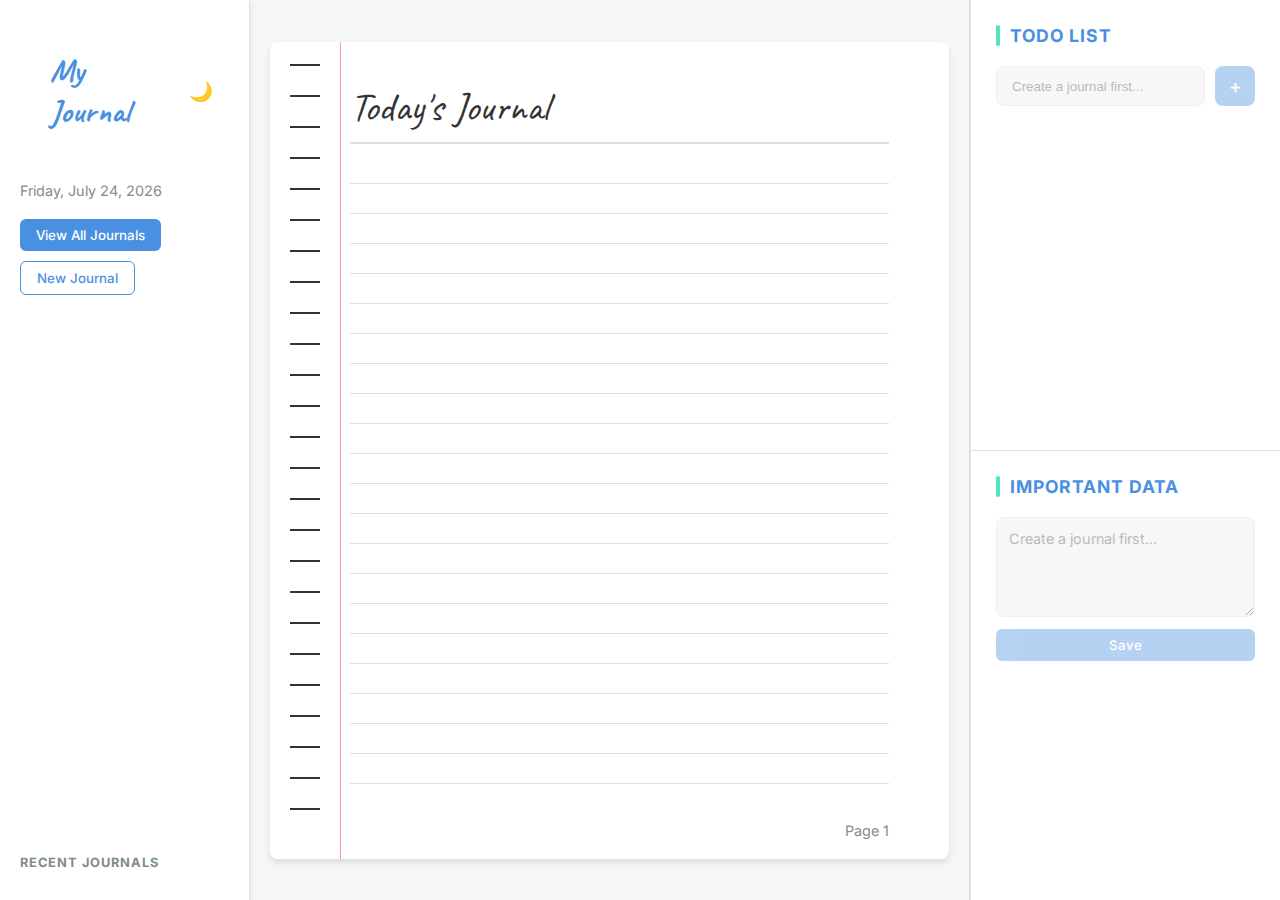
<file: index.html>
<!DOCTYPE html>
<html lang="en">

<head>
    <meta charset="UTF-8">
    <meta name="viewport" content="width=device-width, initial-scale=1.0">
    <title>Realistic Notebook</title>
    <link rel="stylesheet" href="styles.css">
    <link
        href="https://fonts.googleapis.com/css2?family=Caveat:wght@400;700&family=Inter:wght@300;400;500;600&display=swap"
        rel="stylesheet">
</head>

<body>
    <div class="container">
        <div class="sidebar">
            <div class="sidebar-header">
                <h2 class="sidebar-title">My Journal</h2>
                <button id="theme-toggle" class="theme-toggle" title="Toggle Theme">🌙</button>
            </div>
            <div class="date-display" id="current-date">Monday, October 16</div>

            <div class="action-buttons">
                <button id="view-journals">View All Journals</button>
                <button class="secondary" id="new-journal">New Journal</button>
            </div>

            <div class="action-buttons" id="editor-buttons" style="display: none;">
                <button id="back-to-journals">← Back</button>
                <button id="add-page">+ Page</button>
                <button id="save-journal">Save</button>
            </div>

            <div id="formatting-toolbar" style="display: none;">
                <h3 class="section-title">Formatting</h3>
                <div class="format-controls">
                    <button id="bold-btn" title="Bold"><b>B</b></button>
                    <button id="italic-btn" title="Italic"><i>I</i></button>
                    <button id="underline-btn" title="Underline"><u>U</u></button>
                    <button id="heading-btn" title="Heading">H1</button>
                    <button id="bullet-btn" title="Bullet List">•</button>
                    <button id="number-btn" title="Numbered List">1.</button>
                </div>
            </div>

            <div id="page-navigation" style="display: none;">
                <h3 class="section-title">Pages</h3>
                <div class="page-controls">
                    <button id="prev-page">← Prev</button>
                    <span id="page-info">Page 1 of 1</span>
                    <button id="next-page">Next →</button>
                </div>
            </div>

            <div class="sidebar-bottom">
                <h3 class="section-title">Recent Journals</h3>
                <ul class="notes-list" id="recent-journals">
                    <!-- Recent journals will be added here -->
                </ul>
            </div>
        </div>

        <div class="notebook-container">
            <!-- Left Side: Note Page (70%) -->
            <div class="note-section">
                <div class="notebook-page active">
                    <div class="spiral"></div>
                    <div class="margin-area"></div>
                    <div class="margin-line"></div>
                    <div class="margin-line blue-line"></div>

                    <div class="page-header" contenteditable="true">Today's Journal</div>

                    <div class="horizontal-lines" contenteditable="true">
                        <!-- Rich text content -->
                    </div>

                    <div class="page-footer">Page 1</div>
                </div>
            </div>

            <!-- Right Side: Tools Panel (30%) -->
            <div class="tools-panel">
                <!-- Todo List Section -->
                <div class="tool-section">
                    <h3 class="tool-title">Todo List</h3>
                    <div class="todo-input-container">
                        <input type="text" id="new-todo" placeholder="Add a new task...">
                        <button id="add-todo-btn">+</button>
                    </div>
                    <ul class="todo-list" id="todo-list">
                        <!-- Todos will be added here -->
                    </ul>
                </div>

                <!-- Important Data Section -->
                <div class="tool-section">
                    <h3 class="tool-title">Important Data</h3>
                    <div class="data-form">
                        <textarea id="data-note" placeholder="Enter important information..."></textarea>
                        <button id="save-data-btn">Save</button>
                    </div>
                    <div class="saved-data-list" id="saved-data-list">
                        <!-- Saved data will be added here -->
                    </div>
                </div>
            </div>
        </div>
    </div>

    <script src="jsonbin-api.js?v=2"></script>
    <script src="script.js?v=2"></script>
</body>

</html>
</file>
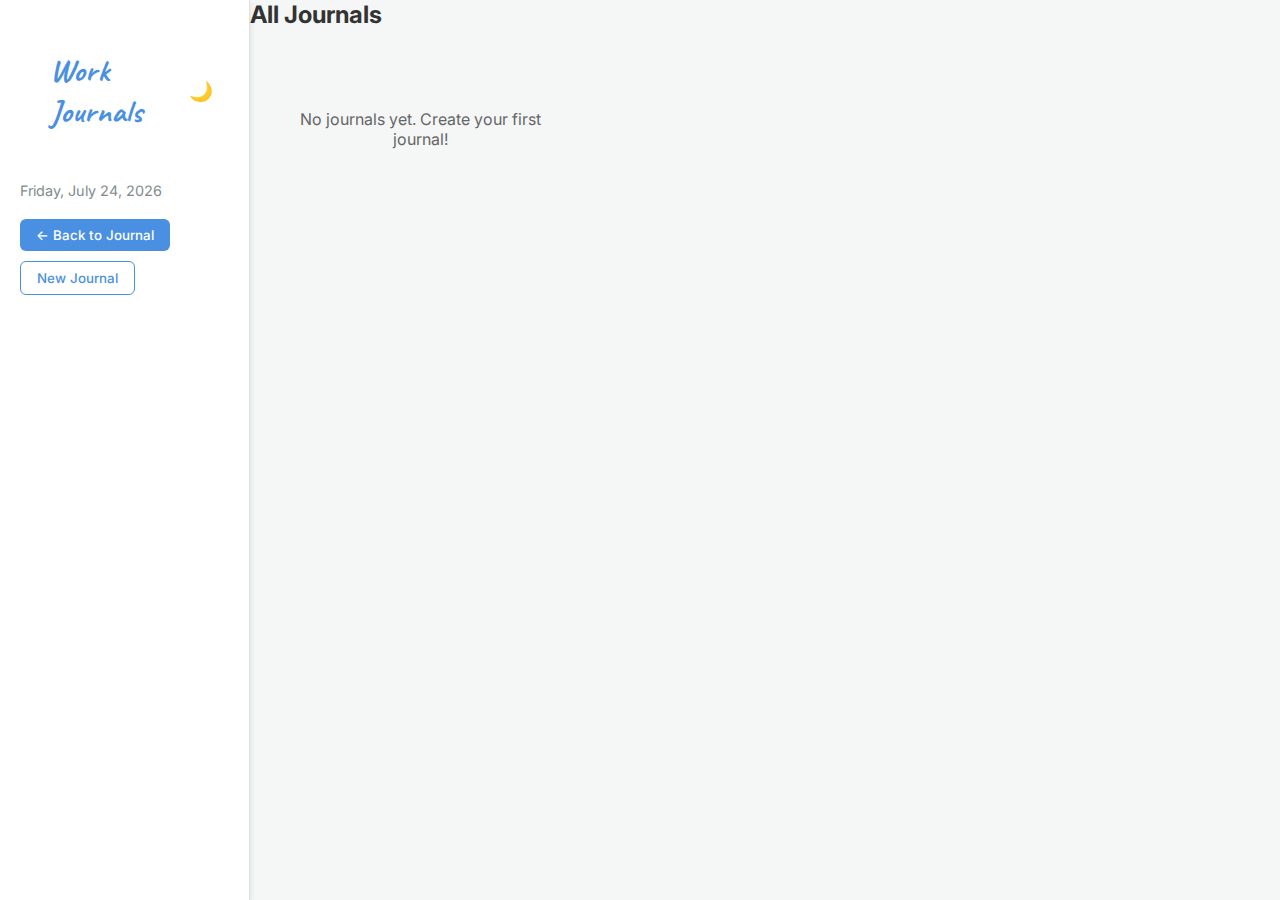
<file: journals.html>
<!DOCTYPE html>
<html lang="en">

<head>
    <meta charset="UTF-8">
    <meta name="viewport" content="width=device-width, initial-scale=1.0">
    <title>All Journals</title>
    <link rel="stylesheet" href="styles.css">
    <link
        href="https://fonts.googleapis.com/css2?family=Caveat:wght@400;700&family=Inter:wght@300;400;500;600&display=swap"
        rel="stylesheet">
</head>

<body>
    <div class="container">
        <div class="sidebar">
            <div class="sidebar-header">
                <h2 class="sidebar-title">Work Journals</h2>
                <button id="theme-toggle" class="theme-toggle" title="Toggle Theme">🌙</button>
            </div>
            <div class="date-display" id="current-date">Monday, October 16</div>

            <div class="action-buttons">
                <button id="back-to-main">← Back to Journal</button>
                <button class="secondary" id="new-journal">New Journal</button>
            </div>
        </div>

        <div class="notebook-container">
            <div class="journals-grid active">
                <h2 class="grid-title">All Journals</h2>
                <div class="journals-container" id="journals-container">
                    <!-- Journal cards will be added here dynamically -->
                </div>
            </div>
        </div>
    </div>

    <script src="jsonbin-api.js?v=2"></script>
    <script src="journals.js?v=2"></script>
</body>

</html>
</file>
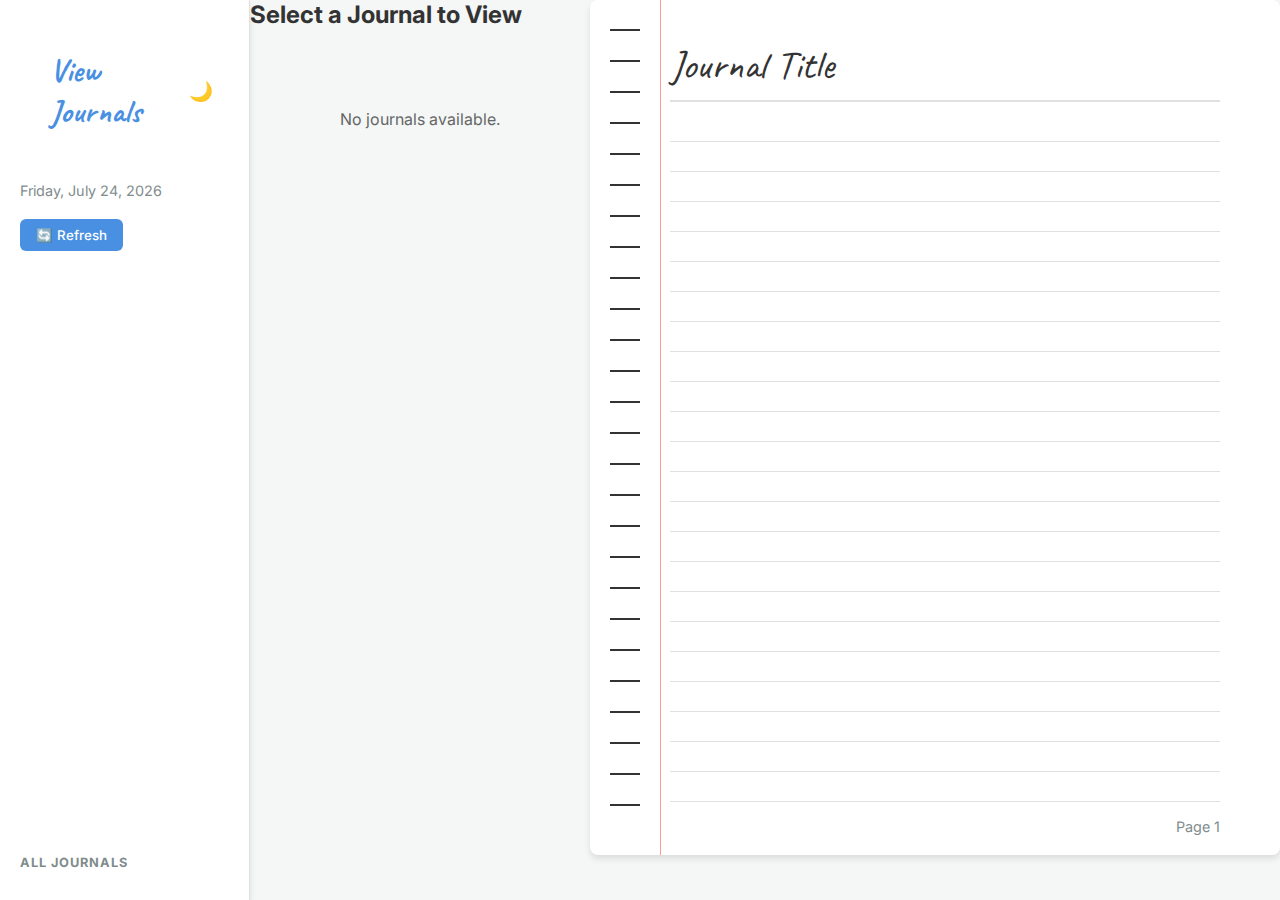
<file: view-journals.html>
<!DOCTYPE html>
<html lang="en">

<head>
    <meta charset="UTF-8">
    <meta name="viewport" content="width=device-width, initial-scale=1.0">
    <title>View Journals - Read Only</title>
    <link rel="stylesheet" href="styles.css">
    <link
        href="https://fonts.googleapis.com/css2?family=Caveat:wght@400;700&family=Inter:wght@300;400;500;600&display=swap"
        rel="stylesheet">
</head>

<body>
    <div class="container">
        <div class="sidebar">
            <div class="sidebar-header">
                <h2 class="sidebar-title">View Journals</h2>
                <button id="theme-toggle" class="theme-toggle" title="Toggle Theme">🌙</button>
            </div>
            <div class="date-display" id="current-date">Monday, October 16</div>

            <div class="action-buttons">
                <button id="refresh-journals">🔄 Refresh</button>
            </div>

            <div id="page-navigation" style="display: none;">
                <h3 class="section-title">Pages</h3>
                <div class="page-controls">
                    <button id="prev-page">← Prev</button>
                    <span id="page-info">Page 1 of 1</span>
                    <button id="next-page">Next →</button>
                </div>
            </div>

            <div class="sidebar-bottom">
                <h3 class="section-title">All Journals</h3>
                <ul class="notes-list" id="journals-list">
                    <!-- Journals will be loaded here -->
                </ul>
            </div>
        </div>

        <div class="notebook-container">
            <div class="journals-grid active" id="journals-grid">
                <h2 class="grid-title">Select a Journal to View</h2>
                <div class="journals-container" id="journals-container">
                    <!-- Journal cards will be added here -->
                </div>
            </div>

            <div class="notebook-page" id="notebook-view">
                <div class="spiral"></div>
                <div class="margin-area"></div>
                <div class="margin-line"></div>
                <div class="margin-line blue-line"></div>

                <div class="page-header" id="journal-title">Journal Title</div>

                <div class="horizontal-lines" id="journal-content">
                    <!-- Journal content will be displayed here -->
                </div>

                <div class="page-footer" id="page-footer">Page 1</div>
            </div>
        </div>
    </div>

    <script src="jsonbin-api.js?v=2"></script>
    <script src="view-journals.js?v=2"></script>
</body>

</html>
</file>
<file: styles.css>
:root {
    /* Color Palette - Light Mode (Default) */
    --primary-color: #4a90e2;
    --secondary-color: #50e3c2;
    --bg-color: #f4f7f6;
    --sidebar-bg: #ffffff;
    --text-color: #333333;
    --text-muted: #7f8c8d;
    --border-color: #e0e0e0;
    --hover-color: #f0f0f0;
    --shadow: 0 4px 6px rgba(0, 0, 0, 0.1);
    --font-main: 'Inter', sans-serif;
    --font-handwriting: 'Caveat', cursive;

    /* Transitions */
    --transition-speed: 0.3s;
}

[data-theme="dark"] {
    --primary-color: #64b5f6;
    --secondary-color: #4db6ac;
    --bg-color: #1e1e1e;
    --sidebar-bg: #2d2d2d;
    --text-color: #e0e0e0;
    --text-muted: #a0a0a0;
    --border-color: #444444;
    --hover-color: #3d3d3d;
    --shadow: 0 4px 6px rgba(0, 0, 0, 0.3);
}

* {
    box-sizing: border-box;
    margin: 0;
    padding: 0;
}

body {
    font-family: var(--font-main);
    background-color: var(--bg-color);
    color: var(--text-color);
    height: 100vh;
    overflow: hidden;
    transition: background-color var(--transition-speed), color var(--transition-speed);
}

.container {
    display: flex;
    height: 100vh;
}

/* Sidebar Styles */
.sidebar {
    width: 250px;
    /* Reduced width slightly */
    background-color: var(--sidebar-bg);
    border-right: 1px solid var(--border-color);
    padding: 20px;
    display: flex;
    flex-direction: column;
    transition: background-color var(--transition-speed), border-color var(--transition-speed);
    box-shadow: var(--shadow);
    z-index: 10;
    flex-shrink: 0;
}

.sidebar-header {
    display: flex;
    justify-content: space-between;
    align-items: center;
    margin-bottom: 20px;
}

.sidebar-title {
    font-family: var(--font-handwriting);
    font-size: 2rem;
    color: var(--primary-color);
    margin: 10px;
    padding: 20px;
}

.theme-toggle {
    background: none;
    border: none;
    cursor: pointer;
    font-size: 1.2rem;
    color: var(--text-color);
    transition: transform var(--transition-speed);
}

.theme-toggle:hover {
    transform: rotate(15deg);
}

.date-display {
    font-size: 0.9rem;
    color: var(--text-muted);
    margin-bottom: 20px;
}

.action-buttons {
    display: flex;
    gap: 10px;
    margin-bottom: 20px;
    flex-wrap: wrap;
}

button {
    padding: 8px 16px;
    border: none;
    border-radius: 6px;
    background-color: var(--primary-color);
    color: white;
    cursor: pointer;
    font-family: var(--font-main);
    font-weight: 500;
    transition: background-color 0.2s, transform 0.1s;
}

button:hover {
    opacity: 0.9;
    transform: translateY(-1px);
}

button:active {
    transform: translateY(0);
}

button.secondary {
    background-color: transparent;
    border: 1px solid var(--primary-color);
    color: var(--primary-color);
}

button.secondary:hover {
    background-color: rgba(74, 144, 226, 0.1);
}

.section-title {
    font-size: 0.8rem;
    text-transform: uppercase;
    letter-spacing: 1px;
    color: var(--text-muted);
    margin: 20px 0 10px;
}

.format-controls,
.page-controls {
    display: flex;
    gap: 5px;
    flex-wrap: wrap;
}

.format-controls button {
    padding: 5px 10px;
    background-color: var(--bg-color);
    color: var(--text-color);
    border: 1px solid var(--border-color);
}

.format-controls button.active {
    background-color: var(--primary-color);
    color: white;
    border-color: var(--primary-color);
}

.sidebar-bottom {
    margin-top: auto;
    overflow-y: auto;
}

.notes-list {
    list-style: none;
}

.notes-list li {
    padding: 10px;
    border-radius: 6px;
    cursor: pointer;
    transition: background-color 0.2s;
    margin-bottom: 5px;
}

.notes-list li:hover {
    background-color: var(--hover-color);
}

/* Notebook Container Layout */
.notebook-container {
    flex: 1;
    display: flex;
    overflow: hidden;
    background-color: var(--bg-color);
    height: 100%;
}

/* Left Side: Note Section (70%) */
.note-section {
    flex: 7;
    /* 70% */
    padding: 20px;
    height: 100%;
    display: flex;
    align-items: center;
    justify-content: center;
    border-right: 1px solid var(--border-color);
    background-color: var(--bg-color);
}

.notebook-page {
    width: 100%;
    max-width: 800px;
    height: 95%;
    /* Fixed height relative to container */
    background-color: white;
    box-shadow: var(--shadow);
    position: relative;
    padding: 40px 60px 20px 80px;
    /* Adjusted padding */
    border-radius: 8px;
    /* Softer corners */
    transition: transform 0.3s ease;
    display: flex;
    flex-direction: column;
    overflow: hidden;
    /* Prevent page itself from scrolling */
}

[data-theme="dark"] .notebook-page {
    background-color: #2d2d2d;
    color: #e0e0e0;
}

.spiral {
    position: absolute;
    left: 20px;
    top: 20px;
    bottom: 20px;
    width: 30px;
    background: repeating-linear-gradient(0deg,
            transparent,
            transparent 29px,
            #333 29px,
            #333 31px);
    z-index: 5;
}

/* Margin line */
.margin-line {
    position: absolute;
    top: 0;
    bottom: 0;
    left: 70px;
    width: 1px;
    background-color: #ff9999;
    z-index: 4;
}

.page-header {
    font-family: var(--font-handwriting);
    font-size: 2.5rem;
    margin-bottom: 10px;
    border-bottom: 2px solid var(--border-color);
    padding-bottom: 10px;
    outline: none;
    flex-shrink: 0;
    /* Don't shrink header */
}

.horizontal-lines {
    flex: 1;
    /* Take remaining space */
    overflow-y: auto;
    /* Scroll content inside */
    line-height: 30px;
    background-image: repeating-linear-gradient(transparent, transparent 29px, var(--border-color) 29px, var(--border-color) 30px);
    background-attachment: local;
    /* Scroll background with content */
    outline: none;
    font-size: 1.1rem;
    font-family: var(--font-main);
    padding-right: 10px;
    /* Space for scrollbar */
}

.horizontal-lines p {
    margin: 0;
    min-height: 30px;
}

/* Fix bullet and numbered list overlapping */
.horizontal-lines ul,
.horizontal-lines ol {
    margin-left: 20px;
    padding-left: 20px;
}

.horizontal-lines ul {
    list-style-type: disc;
}

.horizontal-lines ol {
    list-style-type: decimal;
}

.page-footer {
    margin-top: 10px;
    text-align: right;
    font-size: 0.9rem;
    color: var(--text-muted);
    flex-shrink: 0;
}

/* Right Side: Tools Panel (30%) */
.tools-panel {
    flex: 3;
    /* 30% */
    display: flex;
    flex-direction: column;
    background-color: var(--sidebar-bg);
    border-left: 1px solid var(--border-color);
    height: 100%;
}

.tool-section {
    flex: 1;
    /* 50% each */
    padding: 25px;
    overflow-y: auto;
    border-bottom: 1px solid var(--border-color);
    display: flex;
    flex-direction: column;
}

.tool-section:last-child {
    border-bottom: none;
}

.tool-title {
    font-size: 1.1rem;
    font-weight: 700;
    color: var(--primary-color);
    margin-bottom: 20px;
    text-transform: uppercase;
    letter-spacing: 1px;
    display: flex;
    align-items: center;
    gap: 10px;
}

.tool-title::before {
    content: '';
    display: block;
    width: 4px;
    height: 1.2em;
    background-color: var(--secondary-color);
    border-radius: 2px;
}

/* Todo List Styles */
.todo-input-container {
    display: flex;
    gap: 10px;
    margin-bottom: 20px;
}

.todo-input-container input {
    flex: 1;
    padding: 10px 15px;
    border: 1px solid var(--border-color);
    border-radius: 8px;
    background-color: var(--bg-color);
    color: var(--text-color);
    transition: border-color 0.2s, box-shadow 0.2s;
}

.todo-input-container input:disabled {
    opacity: 0.5;
    cursor: not-allowed;
    background-color: var(--hover-color);
}

.todo-input-container input:focus {
    border-color: var(--primary-color);
    box-shadow: 0 0 0 2px rgba(74, 144, 226, 0.2);
    outline: none;
}

.todo-input-container button {
    width: 40px;
    height: 40px;
    border-radius: 8px;
    font-size: 1.2rem;
    display: flex;
    align-items: center;
    justify-content: center;
    padding: 0;
}

.todo-input-container button:disabled {
    opacity: 0.4;
    cursor: not-allowed;
}

.todo-list {
    list-style: none;
    flex: 1;
    overflow-y: auto;
}

.todo-item {
    display: flex;
    align-items: center;
    gap: 10px;
    padding: 10px;
    border-radius: 8px;
    background-color: var(--bg-color);
    margin-bottom: 8px;
    transition: transform 0.2s, background-color 0.2s;
    border: 1px solid transparent;
}

.todo-item:hover {
    transform: translateX(2px);
    border-color: var(--border-color);
}

.todo-item.completed {
    opacity: 0.6;
}

.todo-item.completed .todo-text {
    text-decoration: line-through;
    color: var(--text-muted);
}

.todo-tick {
    cursor: pointer;
    width: 24px;
    height: 24px;
    border-radius: 50%;
    border: 2px solid var(--secondary-color);
    background: none;
    color: var(--secondary-color);
    font-size: 14px;
    display: flex;
    align-items: center;
    justify-content: center;
    padding: 0;
    flex-shrink: 0;
    transition: all 0.2s;
}

.todo-tick:hover {
    background-color: var(--secondary-color);
    color: white;
    transform: scale(1.1);
}

.todo-item.completed .todo-tick {
    background-color: var(--secondary-color);
    color: white;
}

.todo-text {
    flex: 1;
    word-break: break-word;
}

.todo-edit-input {
    flex: 1;
    padding: 4px 8px;
    border: 1px solid var(--primary-color);
    border-radius: 4px;
    background-color: white;
    color: var(--text-color);
    font-family: var(--font-main);
    font-size: 0.9rem;
}

[data-theme="dark"] .todo-edit-input {
    background-color: #3d3d3d;
    color: var(--text-color);
}

.todo-edit-btn,
.todo-save {
    background: none;
    border: none;
    cursor: pointer;
    font-size: 1rem;
    padding: 4px;
    opacity: 0.6;
    transition: opacity 0.2s, transform 0.2s;
}

.todo-edit-btn:hover,
.todo-save:hover {
    opacity: 1;
    transform: scale(1.1);
}

.delete-todo {
    margin-left: auto;
    background: none;
    color: #ff6b6b;
    padding: 4px;
    font-size: 1rem;
    border-radius: 4px;
    opacity: 0;
    transition: opacity 0.2s;
    border: none;
    cursor: pointer;
}

.todo-item:hover .delete-todo {
    opacity: 1;
}

.delete-todo:hover {
    background-color: rgba(255, 107, 107, 0.1);
}

/* Data Saver Styles */
.data-form {
    display: flex;
    flex-direction: column;
    gap: 12px;
    margin-bottom: 20px;
}

.data-form textarea {
    padding: 12px;
    border: 1px solid var(--border-color);
    border-radius: 8px;
    background-color: var(--bg-color);
    color: var(--text-color);
    font-family: var(--font-main);
    font-size: 0.9rem;
    transition: border-color 0.2s;
    resize: vertical;
    min-height: 100px;
}

.data-form textarea:disabled {
    opacity: 0.5;
    cursor: not-allowed;
    background-color: var(--hover-color);
}

.data-form textarea:focus {
    border-color: var(--primary-color);
    outline: none;
}

.data-form button {
    width: 100%;
}

.data-form button:disabled {
    opacity: 0.4;
    cursor: not-allowed;
}

.saved-data-list {
    flex: 1;
    overflow-y: auto;
    padding-right: 5px;
}

.saved-data-item {
    background-color: var(--bg-color);
    padding: 12px;
    border-radius: 8px;
    margin-bottom: 10px;
    border: 1px solid var(--border-color);
    position: relative;
    display: flex;
    gap: 10px;
    align-items: flex-start;
    transition: transform 0.2s, box-shadow 0.2s;
}

.saved-data-item:hover {
    transform: translateY(-2px);
    box-shadow: 0 2px 6px rgba(0, 0, 0, 0.1);
}

.data-content {
    flex: 1;
    word-break: break-word;
    white-space: pre-wrap;
    font-size: 0.9rem;
    line-height: 1.4;
}

background-color: #2d2d2d;
box-shadow: 0 2px 4px rgba(0, 0, 0, 0.2);
}

.saved-data-item:hover {
    transform: translateY(-2px);
    box-shadow: 0 4px 8px rgba(0, 0, 0, 0.1);
}

.saved-dat.journal-card:hover {
    transform: translateY(-5px);
    box-shadow: 0 8px 15px rgba(0, 0, 0, 0.1);
}

.journal-card h3 {
    margin-bottom: 10px;
    color: var(--primary-color);
    font-family: var(--font-handwriting);
    font-size: 1.8rem;
}

.journal-card .date {
    font-size: 0.9rem;
    color: var(--text-muted);
    margin-bottom: 15px;
}

.journal-card .preview {
    font-size: 0.95rem;
    color: var(--text-color);
    margin-bottom: 20px;
    line-height: 1.5;
    flex-grow: 1;
    display: -webkit-box;
    -webkit-line-clamp: 3;
    -webkit-box-orient: vertical;
    overflow: hidden;
}

.journal-card .stats {
    display: flex;
    gap: 15px;
    font-size: 0.85rem;
    color: var(--text-muted);
    margin-top: auto;
    padding-top: 15px;
    border-top: 1px solid var(--border-color);
    margin-bottom: 15px;
}

.journal-actions {
    display: flex;
    gap: 10px;
    margin-top: 10px;
}

.journal-actions button {
    flex: 1;
    padding: 8px;
    font-size: 0.9rem;
    border-radius: 6px;
    cursor: pointer;
    transition: background-color 0.2s;
    border: none;
    color: white;
}

.btn-edit {
    background-color: var(--primary-color);
}

.btn-edit:hover {
    background-color: #357abd;
}

.btn-delete {
    background-color: #ff6b6b;
}

.btn-delete:hover {
    background-color: #ff5252;
}

.saved-data-item h4 {
    margin-bottom: 10px;
    color: var(--primary-color);
    font-size: 0.95rem;
    display: flex;
    justify-content: space-between;
    align-items: center;
    border-bottom: 1px solid var(--border-color);
    padding-bottom: 8px;
}

.saved-data-item p {
    margin-bottom: 6px;
    word-break: break-all;
    font-size: 0.85rem;
    line-height: 1.4;
    display: flex;
    gap: 8px;
}

.saved-data-item .label {
    font-weight: 600;
    color: var(--text-muted);
    min-width: 45px;
    flex-shrink: 0;
}

.saved-data-item a {
    color: var(--secondary-color);
    text-decoration: none;
}

.saved-data-item a:hover {
    text-decoration: underline;
}

.delete-data {
    background: none;
    border: none;
    color: #ff6b6b;
    cursor: pointer;
    font-size: 1.1rem;
    padding: 4px;
    opacity: 0.6;
    transition: opacity 0.2s, transform 0.2s;
    flex-shrink: 0;
}

.delete-data:hover {
    opacity: 1;
    transform: scale(1.2);
}

/* Scrollbar */
::-webkit-scrollbar {
    width: 8px;
}

::-webkit-scrollbar-track {
    background: var(--bg-color);
}

::-webkit-scrollbar-thumb {
    background: var(--text-muted);
    border-radius: 4px;
}

::-webkit-scrollbar-thumb:hover {
    background: var(--primary-color);
}

/* Journals Grid Layout */
.journals-container {
    display: grid;
    grid-template-columns: repeat(auto-fill, minmax(280px, 280px));
    /* Fixed width cards */
    gap: 25px;
    padding: 30px;
    overflow-y: auto;
    height: 100%;
    justify-content: center;
}

@media (max-width: 1024px) {
    .journals-container {
        grid-template-columns: repeat(auto-fill, minmax(280px, 280px));
    }
}

@media (max-width: 768px) {
    .journals-container {
        grid-template-columns: repeat(auto-fill, minmax(280px, 280px));
    }
}

.journal-card {
    background-color: white;
    border-radius: 12px;
    box-shadow: var(--shadow);
    padding: 0;
    /* Remove padding to allow image to bleed */
    cursor: pointer;
    transition: transform 0.2s, box-shadow 0.2s;
    display: flex;
    flex-direction: column;
    overflow: hidden;
    /* For image border radius */
    border: 1px solid var(--border-color);
    width: 280px;
    max-height: 320px;
    /* Compact height */
}

[data-theme="dark"] .journal-card {
    background-color: #2d2d2d;
    border-color: #444;
}

.rich-media {
    height: 120px;
    /* Reduced for compact cards */
    background-color: #e0e0e0;
    display: flex;
    align-items: center;
    justify-content: center;
    color: #999;
    font-size: 2.5rem;
}

[data-theme="dark"] .rich-media {
    background-color: #3d3d3d;
    color: #555;
}

.card-content {
    padding: 20px;
    display: flex;
    flex-direction: column;
    flex-grow: 1;
}

.journal-card h3 {
    margin-bottom: 5px;
    color: var(--text-color);
    font-family: var(--font-main);
    /* Changed to main font for cleaner look */
    font-weight: 600;
    font-size: 1.2rem;
}

.journal-card .date {
    font-size: 0.85rem;
    color: var(--text-muted);
    margin-bottom: 10px;
}

.journal-card .preview {
    font-size: 0.9rem;
    color: var(--text-muted);
    margin-bottom: 15px;
    line-height: 1.5;
    flex-grow: 1;
    display: -webkit-box;
    -webkit-line-clamp: 3;
    -webkit-box-orient: vertical;
    overflow: hidden;
}

.journal-card .stats {
    display: flex;
    gap: 15px;
    font-size: 0.8rem;
    color: var(--text-muted);
    margin-top: auto;
    padding-top: 15px;
    border-top: 1px solid var(--border-color);
    margin-bottom: 15px;
}

.journal-actions {
    display: flex;
    gap: 10px;
    margin-top: 0;
}
</file>
